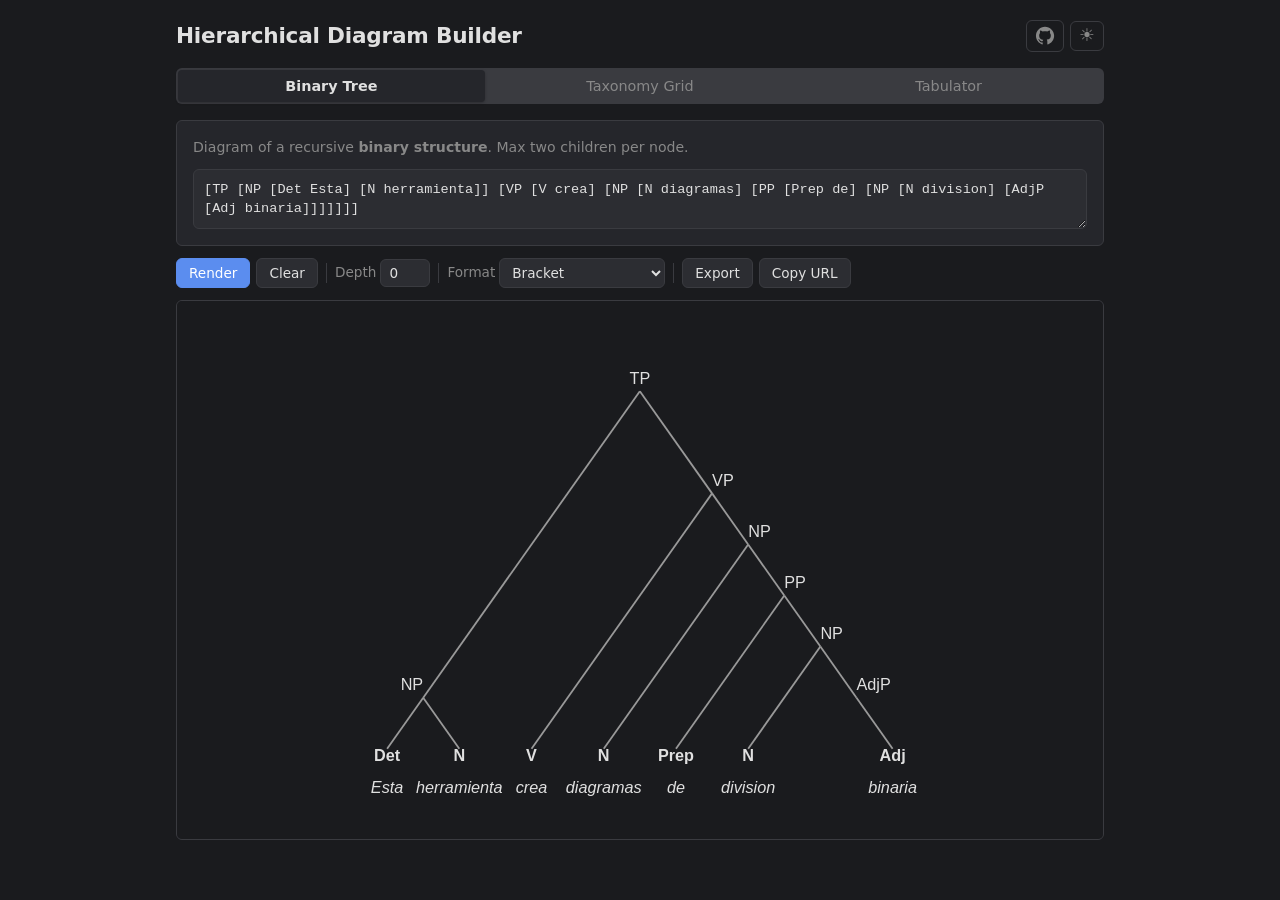
<file: index.html>
<!DOCTYPE html>
<html lang="es">

<head>
  <meta charset="utf-8">
  <meta name="viewport" content="width=device-width, initial-scale=1">
  <meta name="author" content="Alejandro Rojo">
  <title>Hierarchical Diagram Builder</title>

  <script src="jsexternal/jquery-3.3.1.min.js"></script>
  <script src="js/common.js"></script>
  <script src="js/parsernode.js"></script>
  <script src="js/parserterminal.js"></script>
  <script src="js/taxogrid.js"></script>
  <script src="js/binarydivision.js"></script>

  <style>
    :root {
      --bg: #1a1b1e;
      --surface: #25262b;
      --border: #3a3b40;
      --text: #e0e0e0;
      --muted: #888;
      --accent: #5b8def;
      --accent-hover: #4a7cff;
      --radius: 6px;
      --shadow: rgba(0,0,0,0.25);
      --input-bg: #2c2d32;
    }
    [data-theme="light"] {
      --bg: #f4f5f7;
      --surface: #fff;
      --border: #e0e0e0;
      --text: #333;
      --muted: #777;
      --accent: #4a7cff;
      --accent-hover: #3360d4;
      --shadow: rgba(0,0,0,0.08);
      --input-bg: #fff;
    }

    *, *::before, *::after { box-sizing: border-box; }
    html, body { margin: 0; padding: 0; }
    body {
      font-family: 'Segoe UI', system-ui, -apple-system, sans-serif;
      background: var(--bg);
      color: var(--text);
      line-height: 1.5;
    }

    main {
      max-width: 960px;
      margin: 0 auto;
      padding: 20px 16px;
    }

    h1 {
      font-size: 1.35em;
      font-weight: 600;
      margin: 0 0 16px;
      letter-spacing: -0.01em;
    }

    /* ── Tabs ── */
    .tabs {
      display: flex;
      gap: 2px;
      background: var(--border);
      border-radius: var(--radius);
      padding: 2px;
      margin-bottom: 16px;
    }
    .tab {
      flex: 1;
      padding: 8px 12px;
      border: none;
      border-radius: calc(var(--radius) - 2px);
      background: transparent;
      font-size: 0.9em;
      color: var(--muted);
      cursor: pointer;
      transition: all 0.15s;
    }
    .tab:hover { color: var(--text); }
    .tab.active {
      background: var(--surface);
      color: var(--text);
      font-weight: 600;
      box-shadow: 0 1px 3px var(--shadow);
    }

    /* ── Panel ── */
    .panel {
      background: var(--surface);
      border: 1px solid var(--border);
      border-radius: var(--radius);
      padding: 16px;
      margin-bottom: 12px;
    }

    .tool-hint {
      display: none;
      margin: 0 0 10px;
      font-size: 0.88em;
      color: var(--muted);
    }
    .tool-hint.active { display: block; }
    .tool-hint a { color: var(--accent); }

    textarea {
      display: block;
      width: 100%;
      min-height: 56px;
      padding: 10px;
      border: 1px solid var(--border);
      border-radius: var(--radius);
      font-family: 'Consolas', 'Monaco', 'Courier New', monospace;
      font-size: 0.85em;
      resize: vertical;
      line-height: 1.4;
      color: var(--text);
      background: var(--input-bg);
    }
    textarea:focus {
      outline: none;
      border-color: var(--accent);
      box-shadow: 0 0 0 2px rgba(91, 141, 239, 0.2);
    }

    .taxogrid-controls {
      display: flex;
      flex-wrap: wrap;
      gap: 8px;
      align-items: center;
      margin-top: 10px;
    }

    /* ── Toolbar ── */
    .toolbar {
      display: flex;
      flex-wrap: wrap;
      gap: 6px;
      align-items: center;
      margin-bottom: 12px;
    }
    .toolbar .group {
      display: inline-flex;
      align-items: center;
      gap: 4px;
    }
    .toolbar .sep {
      width: 1px;
      height: 20px;
      background: var(--border);
      margin: 0 2px;
    }

    /* ── Controls ── */
    button, select, input[type="number"] {
      font-family: inherit;
      font-size: 0.85em;
      border: 1px solid var(--border);
      border-radius: var(--radius);
      padding: 6px 12px;
      background: var(--input-bg);
      color: var(--text);
      cursor: pointer;
    }
    button:hover { background: var(--border); }
    select { padding: 5px 8px; }
    input[type="number"] { padding: 5px 8px; }
    select:disabled, input:disabled {
      opacity: 0.45;
      cursor: not-allowed;
    }
    label {
      font-size: 0.85em;
      color: var(--muted);
    }

    .btn-primary {
      background: var(--accent);
      color: #fff;
      border-color: var(--accent);
      font-weight: 500;
    }
    .btn-primary:hover {
      background: var(--accent-hover);
      border-color: var(--accent-hover);
    }

    /* ── Output ── */
    #output-frame {
      width: 100%;
      height: 60vh;
      border: 1px solid var(--border);
      border-radius: var(--radius);
      background: var(--surface);
    }

    /* ── Header ── */
    header {
      display: flex;
      justify-content: space-between;
      align-items: center;
      margin-bottom: 16px;
    }
    header h1 { margin: 0; }

    header > div {
      display: flex;
      align-items: center;
      gap: 6px;
    }

    #github-link {
      display: inline-flex;
      align-items: center;
      padding: 5px 8px;
      border: 1px solid var(--border);
      border-radius: var(--radius);
      color: var(--muted);
      text-decoration: none;
    }
    #github-link:hover { color: var(--text); background: var(--border); }

    #theme-toggle {
      background: none;
      border: 1px solid var(--border);
      border-radius: var(--radius);
      padding: 5px 8px;
      font-size: 1.1em;
      line-height: 1;
      cursor: pointer;
      color: var(--muted);
    }
    #theme-toggle:hover { color: var(--text); background: var(--border); }

  </style>
</head>

<body>
  <main>
    <header>
      <h1>Hierarchical Diagram Builder</h1>
      <div>
        <a id="github-link" href="https://github.com/alerojorela/hierarchical-diagram-builder" title="Source on GitHub" target="_blank">
          <svg viewBox="0 0 36 36" width="20" height="20"><path fill="currentColor" fill-rule="evenodd" d="M18,1.4C9,1.4,1.7,8.7,1.7,17.7c0,7.2,4.7,13.3,11.1,15.5c0.8,0.1,1.1-0.4,1.1-0.8c0-0.4,0-1.4,0-2.8c-4.5,1-5.5-2.2-5.5-2.2c-0.7-1.9-1.8-2.4-1.8-2.4c-1.5-1,0.1-1,0.1-1c1.6,0.1,2.5,1.7,2.5,1.7c1.5,2.5,3.8,1.8,4.7,1.4c0.1-1.1,0.6-1.8,1-2.2c-3.6-0.4-7.4-1.8-7.4-8.1c0-1.8,0.6-3.2,1.7-4.4c-0.2-0.4-0.7-2.1,0.2-4.3c0,0,1.4-0.4,4.5,1.7c1.3-0.4,2.7-0.5,4.1-0.5c1.4,0,2.8,0.2,4.1,0.5c3.1-2.1,4.5-1.7,4.5-1.7c0.9,2.2,0.3,3.9,0.2,4.3c1,1.1,1.7,2.6,1.7,4.4c0,6.3-3.8,7.6-7.4,8c0.6,0.5,1.1,1.5,1.1,3c0,2.2,0,3.9,0,4.5c0,0.4,0.3,0.9,1.1,0.8c6.5-2.2,11.1-8.3,11.1-15.5C34.3,8.7,27,1.4,18,1.4z"/></svg>
        </a>
        <button id="theme-toggle" title="Toggle theme"></button>
      </div>
    </header>

    <nav class="tabs" id="tabs">
      <button class="tab active" data-tool="binary">Binary Tree</button>
      <button class="tab" data-tool="taxogrid">Taxonomy Grid</button>
      <button class="tab" data-tool="tabulate">Tabulator</button>
    </nav>

    <div class="panel">
      <p id="hint-binary" class="tool-hint active">
        Diagram of a recursive <strong>binary structure</strong>. Max two children per node.
      </p>
      <p id="hint-taxogrid" class="tool-hint">
        Recursive division of a rectangle, inspired by
        <a href="https://en.wikipedia.org/wiki/Treemapping">treemaps</a>,
        <a href="https://en.wikipedia.org/wiki/Chinese_character_description_language">character decomposition</a> and
        <a href="https://en.wikipedia.org/wiki/Metro_(design_language)">Metro</a> design.
        Only <strong>terminal nodes</strong> (leaves) are displayed, unlike Binary Tree and Tabulator which show all levels.
        Use <strong>[...]</strong> for hierarchy, spaces as separators,
        <strong>"..."</strong> or <strong>&laquo;...&raquo;</strong> to group tokens.
        Even numbers of children per group (2, 4, 6...) produce the most balanced layouts.
      </p>
      <p id="hint-tabulate" class="tool-hint">
        Hierarchical data rendered as a merged-cell <strong>table</strong>. Same input as Binary Tree.
      </p>

      <div id="shared-area">
        <textarea id="sharedInput">[TP [NP [Det Esta] [N herramienta]] [VP [V crea] [NP [N diagramas] [PP [Prep de] [NP [N division] [AdjP [Adj binaria]]]]]]]</textarea>
      </div>

      <div id="taxogrid-area" style="display:none">
        <textarea id="taxogridInput">[Agua Barco [Cabeza Dedo [Estrella Flor Globo Hoja] Isla] Judia]</textarea>
        <div class="taxogrid-controls">
          <select id="taxoAction">
            <option value="select" selected>Select</option>
            <option value="copy">Copy text</option>
            <option value="reorder">Reorder</option>
          </select>
          <select id="taxoMethod">
            <option value="0" selected>CSS Flex</option>
            <option value="1">CSS Grid</option>
          </select>
          <label>Margin <input id="taxoMargin" type="number" min="0" max="10" value="2" style="width:50px"> px</label>
        </div>
      </div>
    </div>

    <div class="toolbar">
      <button class="btn-primary" id="btn-render">Render</button>
      <button id="btn-clear">Clear</button>
      <span class="sep"></span>
      <div class="group">
        <label for="maxDepth">Depth</label>
        <input id="maxDepth" type="number" min="0" value="0" style="width:50px">
      </div>
      <span class="sep"></span>
      <div class="group" id="format-group">
        <label for="formatSelect">Format</label>
        <select id="formatSelect">
          <option value="bracket">Bracket</option>
          <option value="bracket-indented">Bracket (indented)</option>
          <option value="tree">Indented</option>
        </select>
      </div>
      <span class="sep"></span>
      <button id="btn-export">Export</button>
      <button id="btn-copyurl">Copy URL</button>
    </div>

    <iframe id="output-frame" src="about:blank"></iframe>

  </main>

  <script>
    /* ── Theme ── */

    function setTheme(theme) {
      if (theme === 'light') {
        document.documentElement.setAttribute('data-theme', 'light');
      } else {
        document.documentElement.removeAttribute('data-theme');
      }
      document.getElementById('theme-toggle').textContent = theme === 'light' ? '\u263E' : '\u2600';
      localStorage.setItem('theme', theme);
    }

    document.getElementById('theme-toggle').addEventListener('click', function () {
      var current = localStorage.getItem('theme') || 'dark';
      setTheme(current === 'dark' ? 'light' : 'dark');
      if (el && el.frame && el.frame.src !== 'about:blank') doRender();
    });

    setTheme(localStorage.getItem('theme') || 'dark');


    var TOOLS = {
      binary:   { depth: true,  format: true,  shared: true  },
      taxogrid: { depth: false, format: false, shared: false },
      tabulate: { depth: true,  format: true,  shared: true  }
    };

    var el = {
      tabs:         document.querySelectorAll('.tab'),
      hints:        document.querySelectorAll('.tool-hint'),
      sharedInput:  document.getElementById('sharedInput'),
      taxoInput:    document.getElementById('taxogridInput'),
      sharedArea:   document.getElementById('shared-area'),
      taxoArea:     document.getElementById('taxogrid-area'),
      frame:        document.getElementById('output-frame'),
      depth:        document.getElementById('maxDepth'),
      formatSelect: document.getElementById('formatSelect'),
      taxoAction:   document.getElementById('taxoAction'),
      taxoMethod:   document.getElementById('taxoMethod'),
      taxoMargin:   document.getElementById('taxoMargin')
    };

    var activeTool = 'binary';
    var currentFormat = 'bracket';


    /* ── Tool switching ── */

    function switchTool(tool) {
      activeTool = tool;
      var cfg = TOOLS[tool];

      el.tabs.forEach(function (t) {
        t.classList.toggle('active', t.dataset.tool === tool);
      });

      el.hints.forEach(function (h) { h.classList.remove('active'); });
      document.getElementById('hint-' + tool).classList.add('active');

      el.sharedArea.style.display  = cfg.shared ? '' : 'none';
      el.taxoArea.style.display    = cfg.shared ? 'none' : '';

      el.depth.disabled = !cfg.depth;
      if (!cfg.depth) el.depth.value = 0;

      el.formatSelect.disabled = !cfg.format;
    }


    /* ── Format conversion ── */

    function objectToTree(obj, depth) {
      depth = depth || 0;
      var lines = ['\t'.repeat(depth) + (obj.name || '')];
      if (obj.children) {
        for (var i = 0; i < obj.children.length; i++)
          lines.push(objectToTree(obj.children[i], depth + 1));
      }
      return lines.join('\n');
    }

    function treeToObject(text) {
      var rx = /\t|\s{4}/g;
      var items = [];
      var lines = text.split('\n');
      for (var i = 0; i < lines.length; i++) {
        if (lines[i].trim() === '') continue;
        items.push({
          depth: (lines[i].match(rx) || []).length,
          name:  lines[i].replace(rx, '').trim()
        });
      }
      if (!items.length) return { name: '' };

      function build(start, parentDepth) {
        var nodes = [], i = start;
        while (i < items.length && items[i].depth > parentDepth) {
          if (items[i].depth === parentDepth + 1) {
            var node = { name: items[i].name };
            var sub = build(i + 1, items[i].depth);
            if (sub.nodes.length) node.children = sub.nodes;
            nodes.push(node);
            i = sub.next;
          } else {
            i++;
          }
        }
        return { nodes: nodes, next: i };
      }

      var root = { name: items[0].name };
      var sub = build(1, items[0].depth);
      if (sub.nodes.length) root.children = sub.nodes;
      return root;
    }

    function parseSharedInput() {
      var text = el.sharedInput.value.trim();
      if (!text) return null;
      return currentFormat === 'tree' ? treeToObject(text) : ParseBrackettedExpr(text);
    }

    function formatChanged() {
      var fmt = el.formatSelect.value;
      var text = el.sharedInput.value.trim();
      if (!text) { currentFormat = fmt; return; }

      var obj;
      if (currentFormat === 'tree') {
        obj = treeToObject(text);
      } else {
        try { obj = ParseBrackettedExpr(text); } catch (e) { obj = null; }
      }
      if (!obj) { currentFormat = fmt; return; }

      if (fmt === 'tree')                  el.sharedInput.value = objectToTree(obj);
      else if (fmt === 'bracket-indented') el.sharedInput.value = objectToBracketedExpression(obj, true);
      else                                 el.sharedInput.value = objectToBracketedExpression(obj, false);

      currentFormat = fmt;
    }


    /* ── Render ── */

    function getTheme() {
      return localStorage.getItem('theme') || 'dark';
    }

    function buildSrc() {
      var depth = el.depth.value || '0';
      var theme = '&theme=' + getTheme();

      if (activeTool === 'taxogrid') {
        return 'taxogrid.html?q=' + encodeURIComponent(el.taxoInput.value) +
          '&method=' + el.taxoMethod.value +
          '&margin=' + (el.taxoMargin.value || '2') +
          '&action=' + el.taxoAction.value + theme;
      }

      var obj = parseSharedInput();
      if (!obj) return '';

      if (activeTool === 'binary')
        return 'binarydivision.html?q=' + encodeURIComponent(objectToBracketedExpression(obj, false)) + '&depth=' + depth + theme;

      return 'tabulate.html?q=' + encodeURIComponent(objectToTree(obj)) + '&depth=' + depth + theme;
    }

    function doRender() {
      var src = buildSrc();
      if (src) el.frame.src = src;
    }

    function doClear() {
      (TOOLS[activeTool].shared ? el.sharedInput : el.taxoInput).value = '';
      el.frame.src = 'about:blank';
    }

    function doCopyURL() {
      var input = TOOLS[activeTool].shared ? el.sharedInput.value : el.taxoInput.value;
      var base = location.protocol + '//' + location.host + location.pathname;
      navigator.clipboard.writeText(base + '?tool=' + activeTool + '&q=' + encodeURIComponent(input));
    }


    /* ── Export ── */

    function downloadFile(name, content, mime) {
      var a = document.createElement('a');
      a.href = URL.createObjectURL(new Blob([content], { type: mime }));
      a.download = name;
      a.click();
      URL.revokeObjectURL(a.href);
    }

    function pruneAtDepth(obj, max, cur) {
      cur = cur || 0;
      if (cur >= max) { delete obj.children; return; }
      if (obj.children) {
        for (var i = 0; i < obj.children.length; i++) pruneAtDepth(obj.children[i], max, cur + 1);
      }
    }

    function doExport() {
      if (activeTool === 'binary') {
        var obj = parseSharedInput();
        if (!obj) return;
        var d = parseInt(el.depth.value) || 0;
        if (d > 0) pruneAtDepth(obj, d);
        downloadFile('diagram.svg', Render(obj).content.firstChild.outerHTML, 'image/svg+xml');

      } else if (activeTool === 'taxogrid') {
        var parsed = parserterminal.parse(el.taxoInput.value);
        var elem = el.taxoMethod.value == 1
          ? render.TaxoGridCSSGrid(parsed, renderoptions.square)
          : render.TaxoGridCSSFlex(parsed, renderoptions.square);
        var m = el.taxoMargin.value || '2';
        downloadFile('taxogrid.html',
          '<!DOCTYPE html>\n<html>\n<head>\n<meta charset="utf-8">\n<style>' +
          ':root{--cell-margin:' + m + 'px}' +
          '.taxogram{width:85vh;height:85vh}' +
          '.flexgrid .branch{display:flex;flex-direction:row;flex-wrap:wrap;width:100%;height:100%}' +
          '.terminal>.content{background:#444;color:#fff;display:flex;justify-content:center;align-items:center;' +
          'margin:var(--cell-margin) auto;height:calc(100% - 2*var(--cell-margin));width:calc(100% - 2*var(--cell-margin))}' +
          '.terminal a,.terminal span{color:#fff;text-decoration:none;padding:3px}' +
          '</style>\n</head>\n<body>\n' + elem.outerHTML + '\n</body>\n</html>',
          'text/html');

      } else {
        var obj = parseSharedInput();
        if (!obj) return;
        var maxd = parseInt(el.depth.value) || 0;
        var tree = objectToTree(obj);
        var rx = /\t|\s{4}/g;
        var lines = tree.split('\n');
        var maxCols = 0;

        for (var n = 0; n < lines.length; n++) {
          if (lines[n].trim() === '') continue;
          var cols = (lines[n].match(rx) || []).length + 1;
          if (maxd > 0) cols = Math.min(cols, maxd);
          maxCols = Math.max(maxCols, cols);
        }

        var csv = '';
        for (var n = 0; n < lines.length; n++) {
          if (lines[n].trim() === '') continue;
          var depth = (lines[n].match(rx) || []).length;
          if (maxd > 0 && depth >= maxd) continue;
          var val = lines[n].replace(rx, '').trim().replace(/"/g, '""');
          var row = [];
          for (var c = 0; c < maxCols; c++) row.push(c === depth ? '"' + val + '"' : '""');
          csv += row.join(',') + '\n';
        }
        downloadFile('table.csv', csv, 'text/csv');
      }
    }


    /* ── Events ── */

    el.tabs.forEach(function (t) {
      t.addEventListener('click', function () { switchTool(this.dataset.tool); });
    });

    document.getElementById('btn-render').addEventListener('click', doRender);
    document.getElementById('btn-clear').addEventListener('click', doClear);
    document.getElementById('btn-export').addEventListener('click', doExport);
    document.getElementById('btn-copyurl').addEventListener('click', doCopyURL);
    el.formatSelect.addEventListener('change', formatChanged);

    el.taxoAction.addEventListener('change', function () {
      if (el.frame.contentWindow && activeTool === 'taxogrid')
        el.frame.contentWindow.postMessage({ type: 'set-action', action: this.value }, '*');
    });

    window.addEventListener('message', function (e) {
      if (e.data && e.data.type === 'taxogrid-sync')
        el.taxoInput.value = e.data.expression;
    });


    /* ── Init ── */

    (function init() {
      var p = {
        tool:   GetURLParameter('tool'),
        q:      GetURLParameter('q'),
        format: GetURLParameter('format')
      };

      if (p.tool) activeTool = decodeURI(p.tool[0]);
      switchTool(activeTool);

      if (p.q) {
        var val = decodeURI(p.q[0]);
        (TOOLS[activeTool].shared ? el.sharedInput : el.taxoInput).value = val;
      }

      if (p.format) {
        currentFormat = decodeURI(p.format[0]);
        el.formatSelect.value = currentFormat;
      }

      doRender();
    })();
  </script>
</body>

</html>
</file>
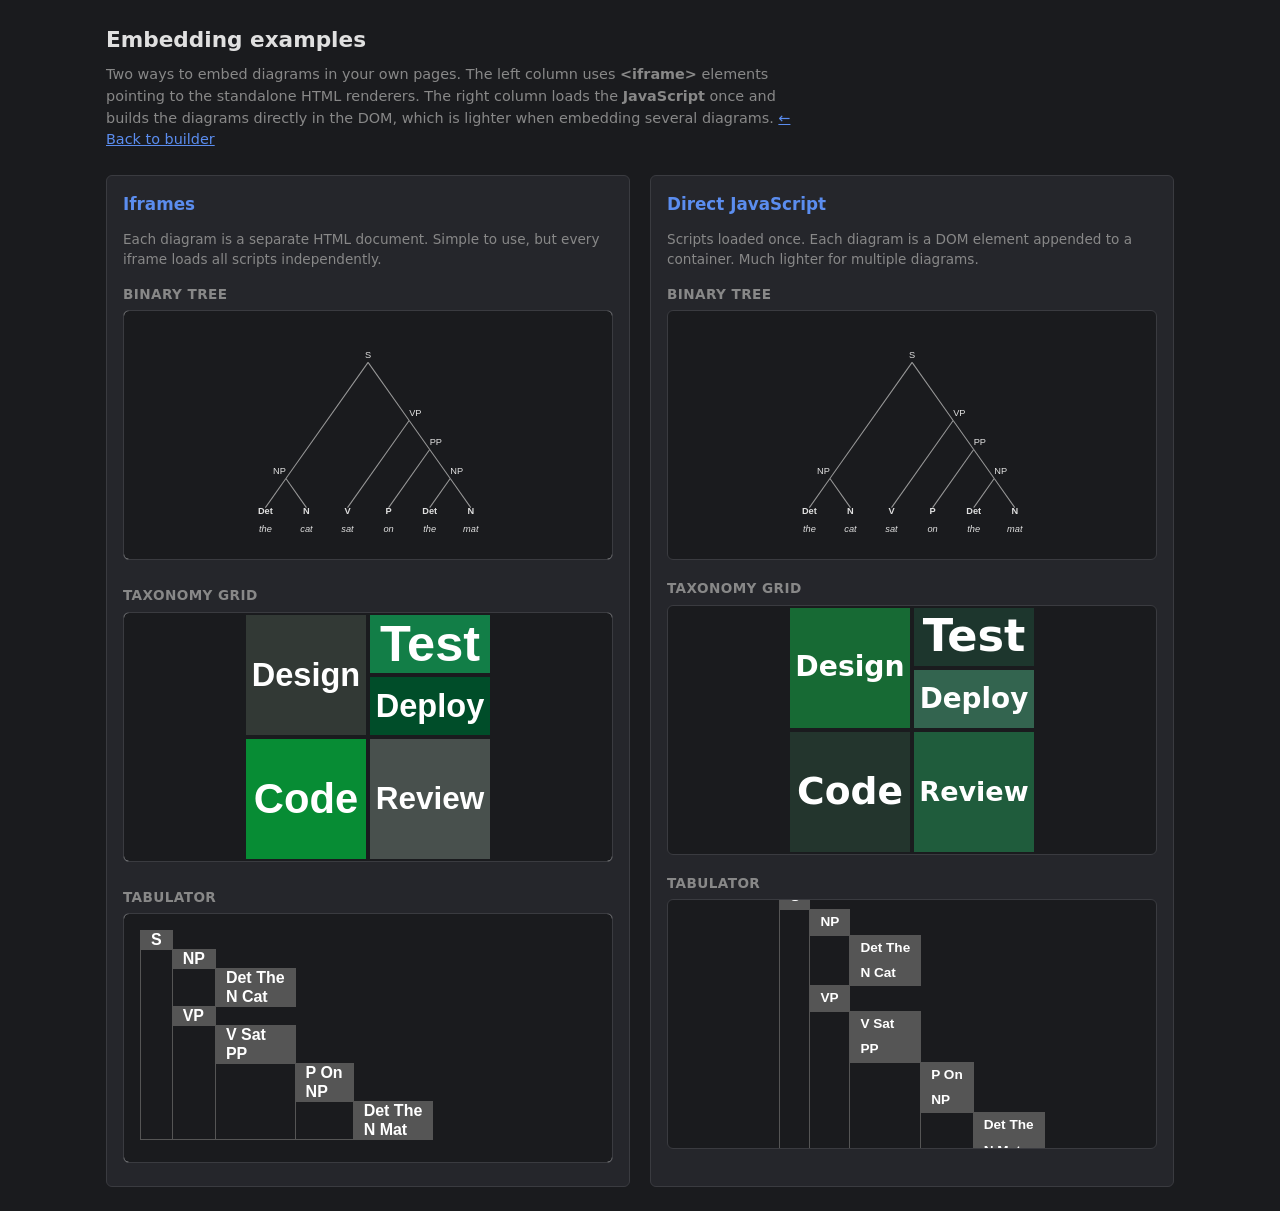
<file: sample.html>
<!DOCTYPE html>
<html lang="en">
<head>
  <meta charset="utf-8">
  <meta name="viewport" content="width=device-width, initial-scale=1">
  <title>Sample — Hierarchical Diagram Builder</title>

  <script src="jsexternal/jquery-3.3.1.min.js"></script>
  <script src="js/common.js"></script>
  <script src="js/parsernode.js"></script>
  <script src="js/parserterminal.js"></script>
  <script src="js/taxogrid.js"></script>
  <script src="js/binarydivision.js"></script>
  <script src="jsexternal/fitty.min.js"></script>

  <link rel="stylesheet" href="style/taxogrid.css">
  <link rel="stylesheet" href="tools/binarydivision/binarydivision.css">

  <style>
    :root {
      --bg: #1a1b1e;
      --surface: #25262b;
      --border: #3a3b40;
      --text: #e0e0e0;
      --muted: #888;
      --accent: #5b8def;
      --radius: 6px;
    }

    *, *::before, *::after { box-sizing: border-box; }
    html, body { margin: 0; padding: 0; }
    body {
      font-family: 'Segoe UI', system-ui, -apple-system, sans-serif;
      background: var(--bg);
      color: var(--text);
      line-height: 1.5;
    }

    main {
      max-width: 1100px;
      margin: 0 auto;
      padding: 24px 16px;
    }

    h1 { font-size: 1.35em; font-weight: 600; margin: 0 0 8px; }
    h2 { font-size: 1.05em; font-weight: 600; margin: 0 0 12px; color: var(--accent); }
    p.intro {
      font-size: 0.9em;
      color: var(--muted);
      margin: 0 0 24px;
      max-width: 700px;
    }
    p.intro a { color: var(--accent); }

    .columns {
      display: grid;
      grid-template-columns: 1fr 1fr;
      gap: 20px;
    }
    @media (max-width: 700px) {
      .columns { grid-template-columns: 1fr; }
    }

    .column {
      background: var(--surface);
      border: 1px solid var(--border);
      border-radius: var(--radius);
      padding: 16px;
    }
    .column p {
      font-size: 0.85em;
      color: var(--muted);
      margin: 0 0 14px;
    }

    .diagram-block {
      margin-bottom: 18px;
    }
    .diagram-block:last-child { margin-bottom: 0; }
    .diagram-block h3 {
      font-size: 0.85em;
      font-weight: 600;
      margin: 0 0 6px;
      text-transform: uppercase;
      letter-spacing: 0.03em;
      color: var(--muted);
    }

    /* Iframes */
    iframe {
      width: 100%;
      height: 250px;
      border: 1px solid var(--border);
      border-radius: var(--radius);
      background: #fff;
    }

    /* Direct JS containers */
    .render-target {
      --cell-margin: 2px;
      width: 100%;
      height: 250px;
      border: 1px solid var(--border);
      border-radius: var(--radius);
      background: var(--bg);
      overflow: hidden;
      display: flex;
      justify-content: center;
      align-items: center;
    }
    .render-target .terminal > .content {
      margin: var(--cell-margin) auto;
      height: calc(100% - 2 * var(--cell-margin));
      width: calc(100% - 2 * var(--cell-margin));
    }
    .render-target svg {
      max-width: 100%;
      max-height: 100%;
    }
    .render-target svg text { fill: #e0e0e0; }
    .render-target svg g line { stroke: #999; }
    .render-target .taxogram {
      height: 100%;
      aspect-ratio: 1;
    }
    .render-target table {
      border-collapse: collapse;
      font-family: 'Segoe UI', sans-serif;
      font-size: 0.85em;
      color: #e0e0e0;
    }
    .render-target td {
      border: 1px solid #555;
      padding: 2px 10px;
    }
    .render-target .title {
      background-color: #555;
      color: #fff;
      font-weight: bold;
      text-transform: capitalize;
    }
  </style>
</head>

<body>
  <main>
    <h1>Embedding examples</h1>
    <p class="intro">
      Two ways to embed diagrams in your own pages. The left column uses
      <strong>&lt;iframe&gt;</strong> elements pointing to the standalone HTML renderers.
      The right column loads the <strong>JavaScript</strong> once and builds the diagrams
      directly in the DOM, which is lighter when embedding several diagrams.
      <a href="index.html">&larr; Back to builder</a>
    </p>

    <div class="columns">
      <!-- ════════ LEFT: IFRAMES ════════ -->
      <div class="column">
        <h2>Iframes</h2>
        <p>Each diagram is a separate HTML document. Simple to use,
          but every iframe loads all scripts independently.</p>

        <div class="diagram-block">
          <h3>Binary Tree</h3>
          <iframe src="binarydivision.html?q=[S [NP [Det the] [N cat]] [VP [V sat] [PP [P on] [NP [Det the] [N mat]]]]]&depth=0&theme=dark"></iframe>
        </div>

        <div class="diagram-block">
          <h3>Taxonomy Grid</h3>
          <iframe src="taxogrid.html?q=[Design Code [Test Deploy] Review]&method=0&margin=2&action=select&theme=dark"></iframe>
        </div>

        <div class="diagram-block">
          <h3>Tabulator</h3>
          <iframe src="tabulate.html?q=S%0A%09NP%0A%09%09Det%20the%0A%09%09N%20cat%0A%09VP%0A%09%09V%20sat%0A%09%09PP%0A%09%09%09P%20on%0A%09%09%09NP%0A%09%09%09%09Det%20the%0A%09%09%09%09N%20mat&depth=0&theme=dark"></iframe>
        </div>
      </div>

      <!-- ════════ RIGHT: DIRECT JS ════════ -->
      <div class="column">
        <h2>Direct JavaScript</h2>
        <p>Scripts loaded once. Each diagram is a DOM element appended
          to a container. Much lighter for multiple diagrams.</p>

        <div class="diagram-block">
          <h3>Binary Tree</h3>
          <div class="render-target" id="js-binary"></div>
        </div>

        <div class="diagram-block">
          <h3>Taxonomy Grid</h3>
          <div class="render-target" id="js-taxogrid"></div>
        </div>

        <div class="diagram-block">
          <h3>Tabulator</h3>
          <div class="render-target" id="js-tabulate"></div>
        </div>
      </div>
    </div>
  </main>

  <script>
    /* ── Binary Tree ── */
    (function () {
      var obj = ParseBrackettedExpr("[S [NP [Det the] [N cat]] [VP [V sat] [PP [P on] [NP [Det the] [N mat]]]]]");
      var result = Render(obj);
      var svg = result.content.firstChild;
      svg.setAttribute('viewBox', '0 0 ' + result.ContainerSize.width + ' ' + result.ContainerSize.height);
      svg.removeAttribute('width');
      svg.removeAttribute('height');
      document.getElementById('js-binary').appendChild(svg);
    })();

    /* ── Taxonomy Grid ── */
    (function () {
      var obj = parserterminal.parse("[Design Code [Test Deploy] Review]");
      var elem = render.TaxoGridCSSFlex(obj, renderoptions.square);
      document.getElementById('js-taxogrid').appendChild(elem);

      var terminals = elem.querySelectorAll('.terminal > .content');
      for (var n = 0; n < terminals.length; n++) {
        var hue = getRandom(140, 160);
        var sat = getRandom(0, 100);
        var lum = getRandom(15, 30);
        terminals[n].style.backgroundColor = 'hsl(' + hue + ',' + sat + '%,' + lum + '%)';
      }
      fitty('.render-target .fittedtext', { minSize: 1 });
    })();

    /* ── Tabulator ── */
    (function () {
      var text = "S\n\tNP\n\t\tDet the\n\t\tN cat\n\tVP\n\t\tV sat\n\t\tPP\n\t\t\tP on\n\t\t\tNP\n\t\t\t\tDet the\n\t\t\t\tN mat";
      var tabmatch = /\t|\s{4}/g;
      var cols = [];
      var table = document.createElement('table');
      var paragraphs = text.split('\n');

      for (var n = 0; n < paragraphs.length; n++) {
        if (paragraphs[n].trim() === '') continue;
        var row = document.createElement('tr');
        var headingcol = undefined;
        var cell = paragraphs[n].split(tabmatch);

        for (var m = 0; m < cell.length; m++) {
          var content = cell[m].trim();
          if (content !== '') headingcol = m;

          if (cols[m] !== undefined && cols[m].innerHTML === '' && content === '') {
            cols[m].rowSpan += 1;
          } else if (m > headingcol + 1) {
            cols[headingcol].colSpan += 1;
          } else {
            cols[m] = document.createElement('td');
            cols[m].appendChild(document.createTextNode(content));
            if (headingcol === m) cols[m].classList.add('title');
            row.appendChild(cols[m]);
          }
        }
        table.appendChild(row);
      }
      document.getElementById('js-tabulate').appendChild(table);
    })();
  </script>
</body>
</html>
</file>
<file: style/taxogrid.css>
.fittedtext {
    font-weight: bold;
    line-height: 1;
    margin: 0;
}


/*
.taxogram
    .flexgrid
        .branch
            .terminal
                .content
    .cssgrid
        .branch
            .terminal
                .content
*/
/**************************************************************
 *                          flex
 **************************************************************/
/*
c1, c2  or
c1.c2   and

problemas con esto que no comprendo, no permite AND
div.flexCell.branch {
*/

.flexgrid .branch {
    display: flex;

    flex-direction: row;
    flex-wrap: wrap;

    width: 100%;
    height: 100%;
}

/**************************************************************
 *                          GENÉRICO
Aspecto visual sin propiedades específicas de un modelo CSS grid o Flex o SVG
 **************************************************************/


.taxogram{
/* establishes external dimensions */

text-align: center;
}

/* Root */
.taxogram>div {
    /* Expand to container boundary */
    width: 100%;
    height: 100%; 
}

.terminal {

}

.terminal>.content {
    /* MARGIN BETWEEN CELLS
        margin: 2px auto;
        height: calc(100% - 4px);
        width: calc(100% - 4px);
    */
    width: 100%;
    height: 100%; 

    background-color: #444;
    color: #fff;

}


/* no funciona tras introducir la librería fitty */
.content:hover {
    background-color: olivedrab;
    color: #444;
}
/*
.terminal:hover {
    background-color: olivedrab;
    color: #444;
}
*/
.terminal:hover {
    background-color: black;
}

.content.selected {
    filter: invert(1);
}


/* Alineación vertical 
https://teamtreehouse.com/community/center-span-element-vertically-inside-div */

.terminal a, .terminal span {
    padding: 3px;

    text-decoration: none;
    color: #fff;
}
.terminal .content {
    /* center */
    display:flex;
    justify-content: center;
    align-items: center;
}

/*
.terminal a, .terminal span {
    position: relative;
    top: 50%;
    transform: translateY(-50%);
}
*/
.terminal a img {
    height: 80%;
    width: 80%;
}
.taxogram a {

}







/**************************************************************
 *                             SVG
 **************************************************************/
 .taxogram svg {
    display: block;
    margin: auto;
}


.taxogram rect {
    stroke: gray;
    stroke-width: 0.5;
    fill: white;

}

.taxogram text {

    text-anchor: middle;
    dominant-baseline: central;
    font-family: Isocteur, Courier New, sans-serif;
    font-size: 39;
    color: red;

    opacity: 1;
}
.taxogram text:hover { 
    opacity: 0.2;
}
</file>
<file: tools/binarydivision/binarydivision.css>
g line {
        stroke: #777;
        stroke-width: 2px;
      }
    svg text {
      text-anchor: middle;
      font-family: 'Lucida Console Unicode', Arial, Helvetica, Serif;
    }

    svg text.nonbinary {
      /*
       fill: red; 
      */
    }

    svg text.token {
      font-weight: bold;
    }

    svg text.word {
      font-style: italic;
    }
</file>
